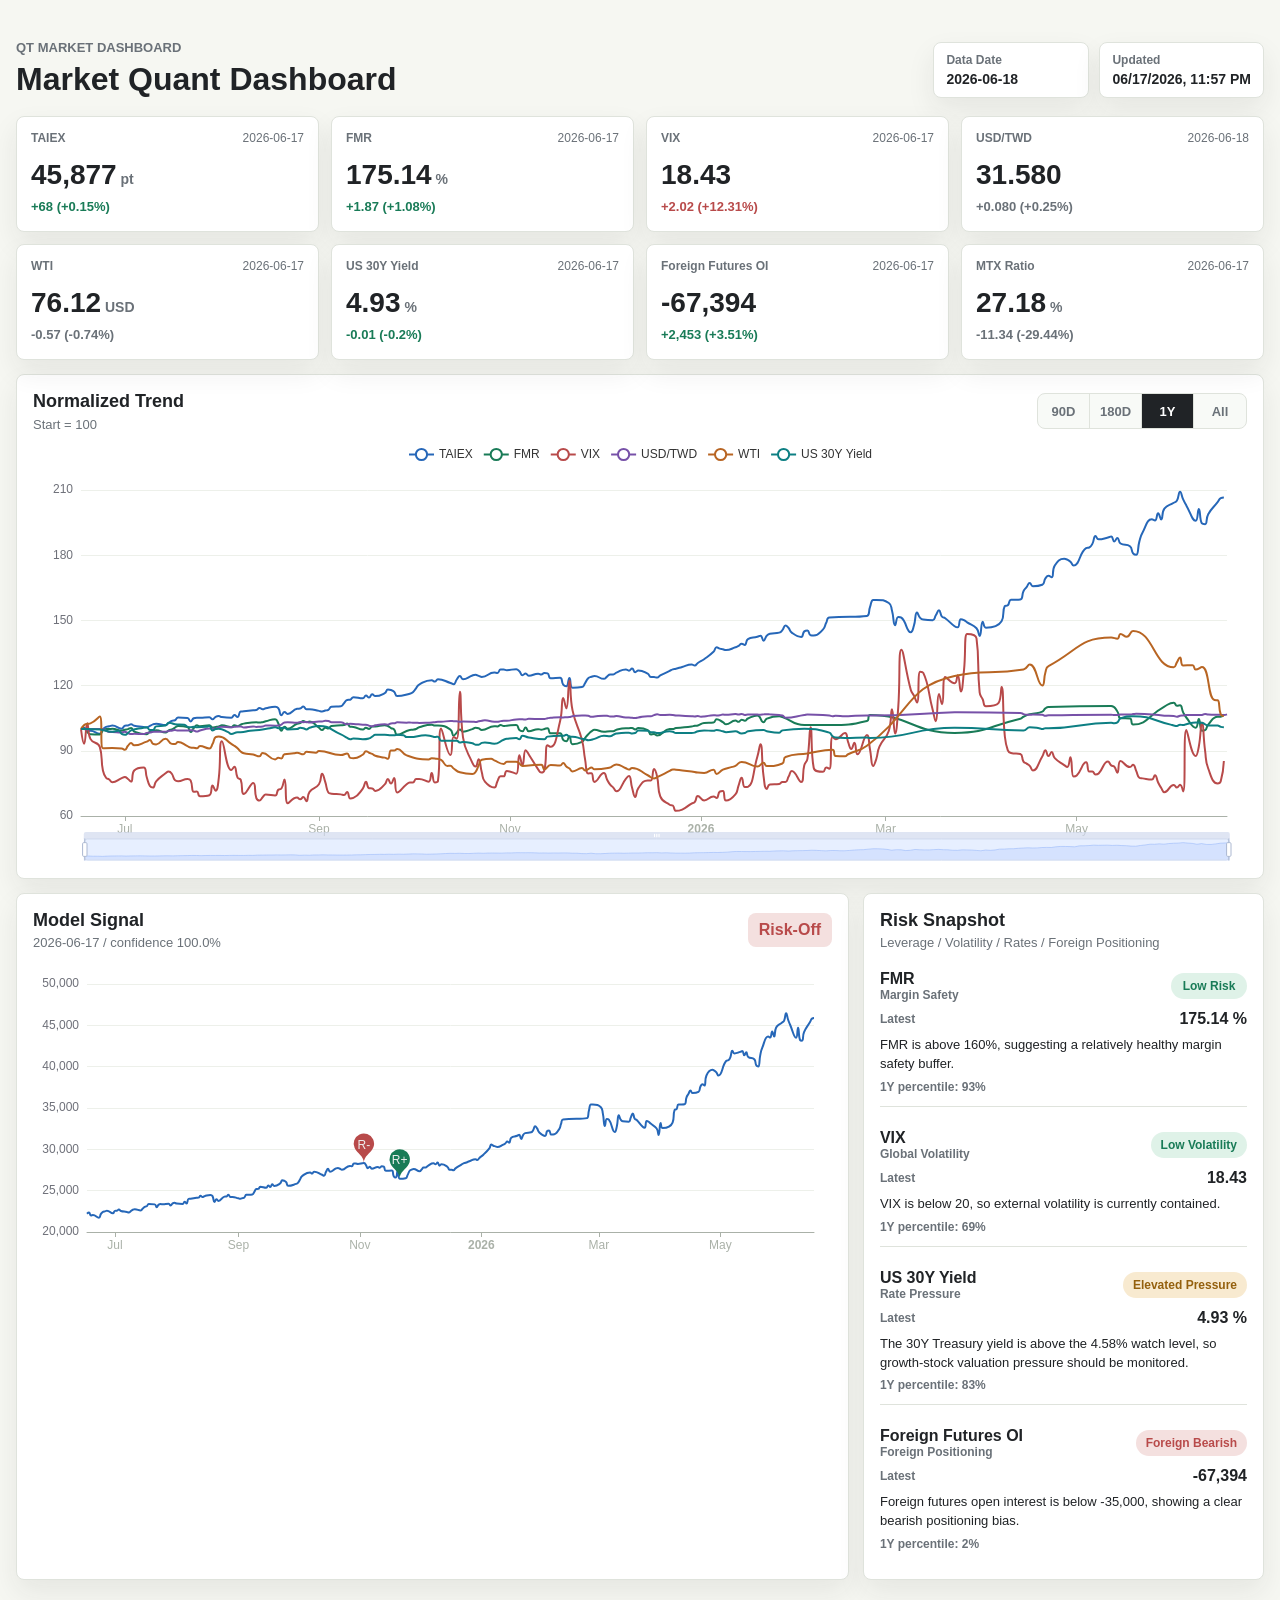
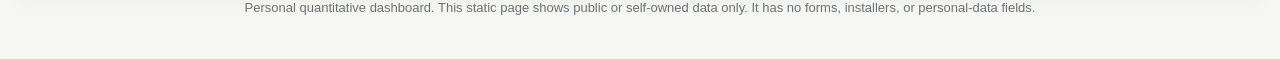
<file: docs/index.html>
<!doctype html>
<html lang="en">
  <head>
    <meta charset="utf-8" />
    <meta name="viewport" content="width=device-width, initial-scale=1" />
    <meta
      name="description"
      content="Personal quantitative market dashboard. Static GitHub Pages site with no forms, no software installers, and no personal-data fields."
    />
    <meta
      http-equiv="Content-Security-Policy"
      content="default-src 'self'; script-src 'self'; style-src 'self' 'unsafe-inline'; img-src 'self' data:; connect-src 'self'; object-src 'none'; base-uri 'self'; form-action 'none'"
    />
    <title>QT Market Dashboard</title>
    <link rel="stylesheet" href="./styles.css" />
  </head>
  <body>
    <main class="shell">
      <header class="topbar">
        <div>
          <p class="eyebrow">QT Market Dashboard</p>
          <h1>Market Quant Dashboard</h1>
        </div>
        <div class="status-strip">
          <div>
            <span>Data Date</span>
            <strong id="latest-date">--</strong>
          </div>
          <div>
            <span>Updated</span>
            <strong id="generated-at">--</strong>
          </div>
        </div>
      </header>

      <section class="metric-grid" id="metric-grid" aria-label="Latest metrics"></section>

      <section class="panel chart-panel">
        <div class="panel-head">
          <div>
            <h2>Normalized Trend</h2>
            <p>Start = 100</p>
          </div>
          <div class="range-control" id="range-control" aria-label="Range">
            <button type="button" data-range="90">90D</button>
            <button type="button" data-range="180">180D</button>
            <button type="button" data-range="365" class="active">1Y</button>
            <button type="button" data-range="0">All</button>
          </div>
        </div>
        <div class="chart" id="trend-chart"></div>
      </section>

      <section class="dashboard-grid">
        <section class="panel">
          <div class="panel-head">
            <div>
              <h2>Model Signal</h2>
              <p id="signal-subtitle">--</p>
            </div>
            <div class="signal-badge" id="signal-badge">--</div>
          </div>
          <div class="chart compact" id="signal-chart"></div>
        </section>

        <section class="panel">
          <div class="panel-head">
            <div>
              <h2>Risk Snapshot</h2>
              <p>Leverage / Volatility / Rates / Foreign Positioning</p>
            </div>
          </div>
          <div class="risk-list" id="risk-list"></div>
        </section>
      </section>

      <footer class="site-note">
        Personal quantitative dashboard. This static page shows public or self-owned data only. It has no forms, installers, or personal-data fields.
      </footer>
    </main>

    <script src="./vendor/echarts.min.js"></script>
    <script src="./app.js"></script>
  </body>
</html>
</file>
<file: docs/styles.css>
:root {
  color-scheme: light;
  --bg: #f6f7f2;
  --panel: #ffffff;
  --ink: #202326;
  --muted: #6a7178;
  --line: #dfe3dc;
  --green: #197b57;
  --red: #b84a4a;
  --blue: #2667b8;
  --orange: #b86523;
  --violet: #7751a8;
  --teal: #0d7f83;
  --shadow: 0 12px 28px rgba(33, 39, 32, 0.08);
}

* {
  box-sizing: border-box;
}

body {
  margin: 0;
  background: var(--bg);
  color: var(--ink);
  font-family: "Segoe UI", "Noto Sans TC", Arial, sans-serif;
}

button {
  font: inherit;
}

.shell {
  width: min(1440px, calc(100% - 32px));
  margin: 0 auto;
  padding: 24px 0 40px;
}

.topbar {
  display: flex;
  align-items: end;
  justify-content: space-between;
  gap: 20px;
  min-height: 92px;
  padding: 8px 0 18px;
}

.eyebrow {
  margin: 0 0 6px;
  color: var(--muted);
  font-size: 13px;
  font-weight: 700;
  text-transform: uppercase;
}

h1,
h2,
p {
  margin: 0;
}

h1 {
  font-size: 32px;
  line-height: 1.15;
  font-weight: 800;
}

h2 {
  font-size: 18px;
  line-height: 1.2;
}

.status-strip {
  display: flex;
  gap: 10px;
  flex-wrap: wrap;
  justify-content: flex-end;
}

.status-strip div,
.metric-card,
.panel {
  background: var(--panel);
  border: 1px solid var(--line);
  border-radius: 8px;
  box-shadow: var(--shadow);
}

.status-strip div {
  min-width: 156px;
  padding: 10px 12px;
}

.status-strip span,
.metric-card span {
  display: block;
  color: var(--muted);
  font-size: 12px;
  font-weight: 700;
}

.status-strip strong {
  display: block;
  margin-top: 4px;
  font-size: 14px;
}

.metric-grid {
  display: grid;
  grid-template-columns: repeat(4, minmax(0, 1fr));
  gap: 12px;
}

.metric-card {
  min-height: 116px;
  padding: 14px;
}

.metric-top {
  display: flex;
  justify-content: space-between;
  gap: 12px;
}

.metric-date {
  color: var(--muted);
  font-size: 12px;
}

.metric-value {
  margin-top: 16px;
  font-size: 28px;
  line-height: 1;
  font-weight: 800;
}

.metric-value span {
  display: inline;
  color: var(--muted);
  font-size: 14px;
  font-weight: 800;
}

.metric-change {
  margin-top: 10px;
  font-size: 13px;
  font-weight: 700;
}

.metric-change.good {
  color: var(--green);
}

.metric-change.bad {
  color: var(--red);
}

.metric-change.neutral {
  color: var(--muted);
}

.panel {
  padding: 16px;
}

.chart-panel {
  margin-top: 14px;
}

.panel-head {
  display: flex;
  align-items: center;
  justify-content: space-between;
  gap: 16px;
  min-height: 36px;
  margin-bottom: 10px;
}

.panel-head p {
  margin-top: 4px;
  color: var(--muted);
  font-size: 13px;
}

.range-control {
  display: inline-grid;
  grid-template-columns: repeat(4, 52px);
  border: 1px solid var(--line);
  border-radius: 8px;
  overflow: hidden;
  background: #f8faf7;
}

.range-control button {
  height: 34px;
  border: 0;
  border-right: 1px solid var(--line);
  background: transparent;
  color: var(--muted);
  cursor: pointer;
  font-size: 13px;
  font-weight: 800;
}

.range-control button:last-child {
  border-right: 0;
}

.range-control button.active {
  background: var(--ink);
  color: #ffffff;
}

.chart {
  width: 100%;
  height: 420px;
}

.chart.compact {
  height: 310px;
}

.dashboard-grid {
  display: grid;
  grid-template-columns: minmax(0, 1.35fr) minmax(320px, 0.65fr);
  gap: 14px;
  margin-top: 14px;
}

.signal-badge {
  min-width: 84px;
  border-radius: 8px;
  padding: 8px 10px;
  background: #f1f3ee;
  text-align: center;
  font-weight: 800;
}

.signal-badge.risk-on {
  background: #dff2e8;
  color: var(--green);
}

.signal-badge.risk-off {
  background: #f4e0df;
  color: var(--red);
}

.risk-list {
  display: grid;
  gap: 12px;
}

.risk-row {
  border-bottom: 1px solid var(--line);
  padding: 10px 0 12px;
}

.risk-row:last-child {
  border-bottom: 0;
}

.risk-row-head,
.risk-reading {
  display: flex;
  align-items: center;
  justify-content: space-between;
  gap: 12px;
}

.risk-name {
  font-weight: 800;
}

.risk-dimension,
.risk-reading span,
.risk-meta {
  color: var(--muted);
  font-size: 12px;
  font-weight: 700;
}

.risk-pill {
  min-width: 76px;
  border-radius: 999px;
  padding: 6px 10px;
  text-align: center;
  font-size: 12px;
  font-weight: 900;
}

.risk-pill.calm {
  background: #dff2e8;
  color: var(--green);
}

.risk-pill.watch {
  background: #f8ead0;
  color: #94600d;
}

.risk-pill.danger {
  background: #f4e0df;
  color: var(--red);
}

.risk-pill.neutral {
  background: #eef1f3;
  color: var(--muted);
}

.risk-reading {
  margin-top: 8px;
}

.risk-reading strong {
  font-size: 16px;
}

.risk-note {
  margin-top: 8px;
  color: var(--ink);
  font-size: 13px;
  line-height: 1.45;
}

.risk-meta {
  margin-top: 6px;
}

.site-note {
  margin-top: 18px;
  color: var(--muted);
  font-size: 13px;
  line-height: 1.6;
  text-align: center;
}

@media (max-width: 980px) {
  .topbar {
    align-items: stretch;
    flex-direction: column;
  }

  .status-strip {
    justify-content: stretch;
  }

  .status-strip div {
    flex: 1 1 180px;
  }

  .metric-grid {
    grid-template-columns: repeat(2, minmax(0, 1fr));
  }

  .dashboard-grid {
    grid-template-columns: 1fr;
  }
}

@media (max-width: 620px) {
  .shell {
    width: min(100% - 20px, 1440px);
    padding-top: 12px;
  }

  h1 {
    font-size: 26px;
  }

  .metric-grid {
    grid-template-columns: 1fr;
  }

  .panel-head {
    align-items: stretch;
    flex-direction: column;
  }

  .range-control {
    width: 100%;
    grid-template-columns: repeat(4, 1fr);
  }

  .chart {
    height: 340px;
  }
}
</file>
